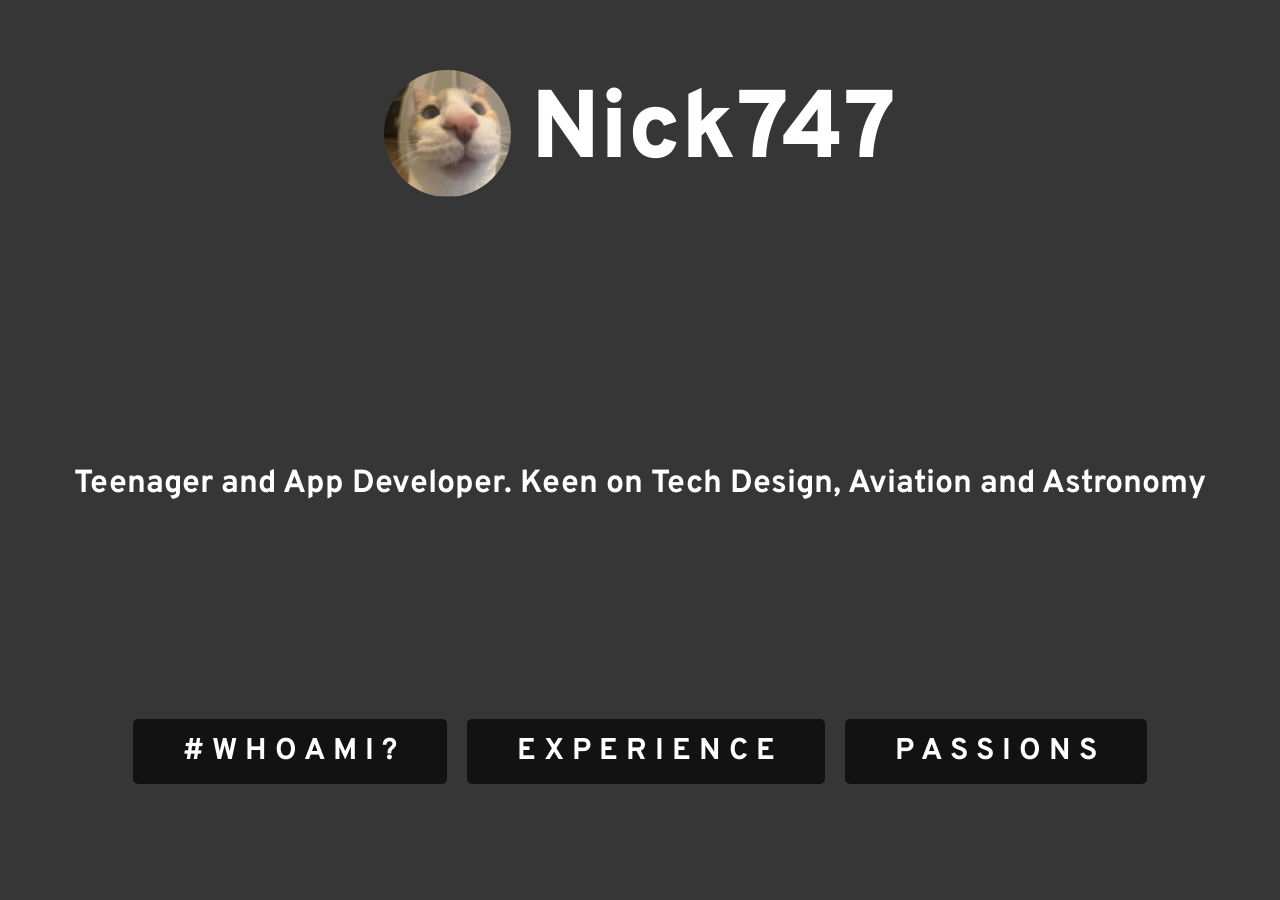
<file: index.html>
<!DOCTYPE html>
<html lang="en">
<head>
    <meta charset="UTF-8">
    <meta http-equiv="X-UA-Compatible" content="IE=edge">
    <meta name="viewport" content="width=device-width, initial-scale=1.0">
    <link rel="stylesheet" href="./css/style.css">
    <title>Nick747</title>
</head>
<body>
    <div class="container">
        <img src="./images/catPfp 1.png" alt="pfp">
        <h1 id="title">Nick747</h1>
    </div>

    <div class="container description-container">
        <h2 id="description">Teenager and App Developer. Keen on Tech Design, Aviation and Astronomy</h2>
    </div>

    <div class="container button-container">
        <a href="./pages/whoami.html"><button class="button-31" role="button"> # W H O A M I ? </button></a>
        <a href="./pages/exp.html"><button class="button-31" role="button"> E X P E R I E N C E </button></a>
        <a href="./pages/passions.html"><button class="button-31" role="button"> P A S S I O N S </button></a>
    </div>
</body>
</html>
</file>
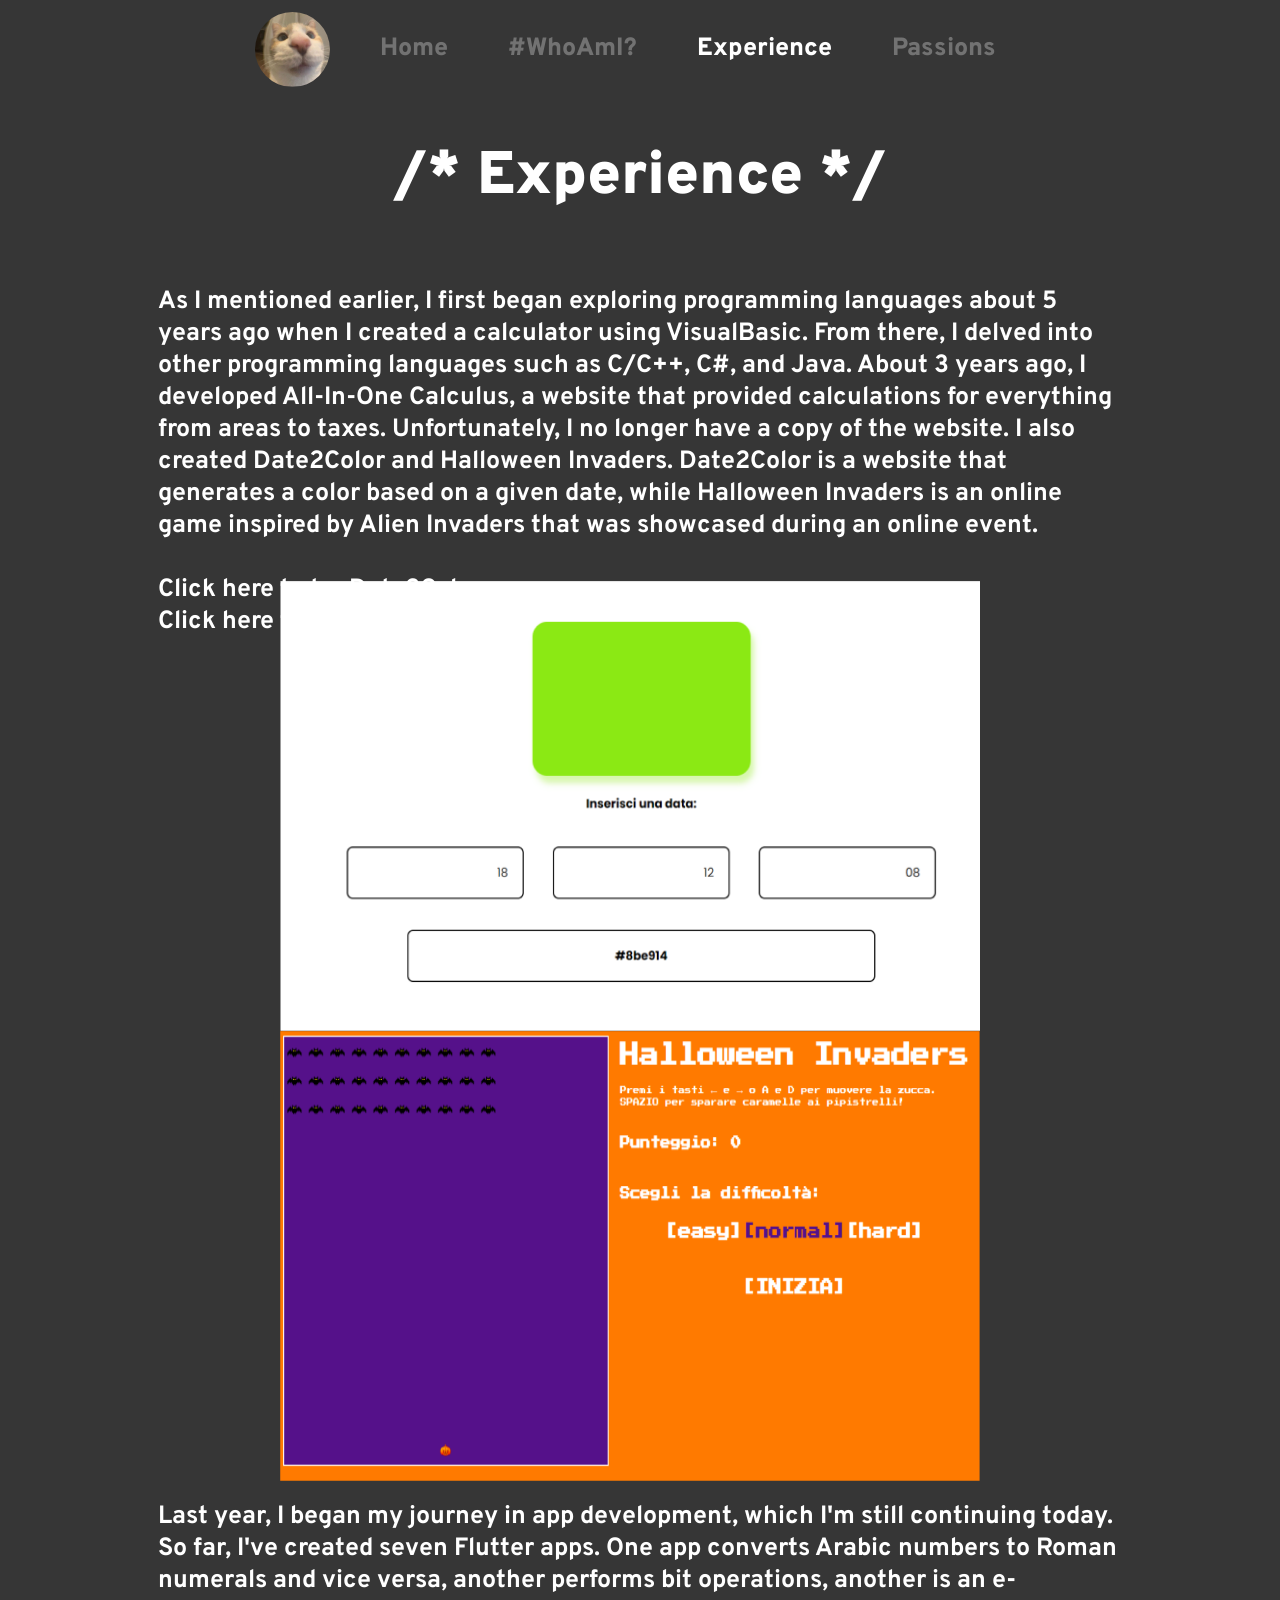
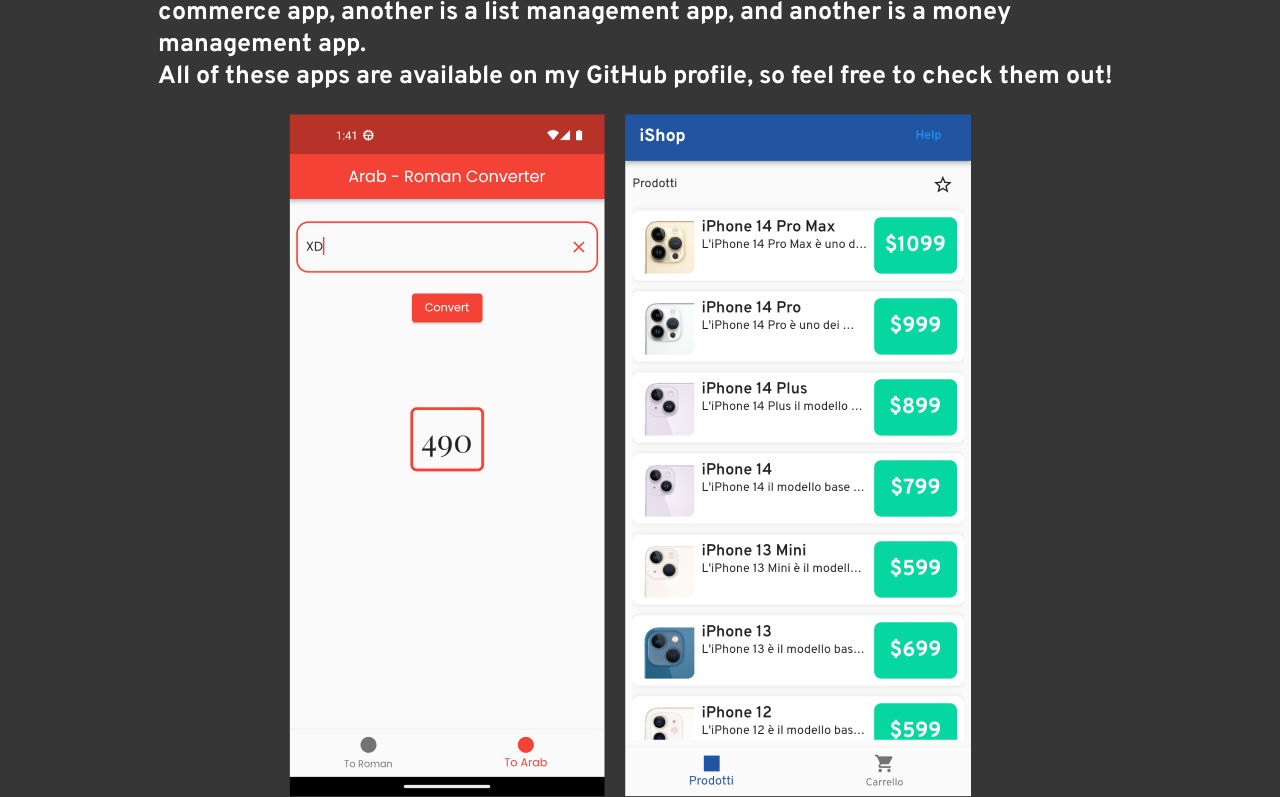
<file: pages/exp.html>
<!DOCTYPE html>
<html lang="en">
  <head>
    <meta charset="UTF-8" />
    <meta http-equiv="X-UA-Compatible" content="IE=edge" />
    <meta name="viewport" content="width=device-width, initial-scale=1.0" />
    <link rel="stylesheet" href="../css/exp.css" />
    <title>Nick747</title>
  </head>
  <body>
    <div class="container bar-container">
      <img id="img" src="../images/catPfp 1.png" alt="pfp" />
      <a class="link" href="../index.html"><h3 class="non-active">Home</h3></a>
      <a class="link" href="./whoami.html"
        ><h3 class="non-active">#WhoAmI?</h3></a
      >
      <a class="link" href="./exp.html"><h3 class="active">Experience</h3></a>
      <a class="link" href="./passions.html"
        ><h3 class="non-active">Passions</h3></a
      >
    </div>

    <div class="container title-container">
      <h2 id="title">/* Experience */</h2>
    </div>

    <div class="container description-container">
      <h2 id="description">
        As I mentioned earlier, I first began exploring programming languages
        about 5 years ago when I created a calculator using VisualBasic. From
        there, I delved into other programming languages such as C/C++, C#, and
        Java. About 3 years ago, I developed All-In-One Calculus, a website that
        provided calculations for everything from areas to taxes. Unfortunately,
        I no longer have a copy of the website. I also created Date2Color and
        Halloween Invaders. Date2Color is a website that generates a color based
        on a given date, while Halloween Invaders is an online game inspired by
        Alien Invaders that was showcased during an online event.
        <br>
        <br>
        <a target="_blank" class="project" href="https://nick747.github.io/date2color/">Click here</a> to try Date2Color. <br>
        <a target="_blank" class="project" href="https://nick747.github.io/halloweenInvaders/">Click here</a> to try Halloween Invaders.
      </h2>
    </div>

    <div class="container">
      <img id="img_a" src="../images/image 1.png" alt="image1" />
      <img id="img_a" src="../images/image 2.png" alt="image2" />
    </div>

    <div class="container description-container">
      <h2 id="description">
        Last year, I began my journey in app development, which I'm still
        continuing today. So far, I've created seven Flutter apps. One app
        converts Arabic numbers to Roman numerals and vice versa, another
        performs bit operations, another is an e-commerce app, another is a list
        management app, and another is a money management app. <br>All of these apps
        are available on my GitHub profile, so feel free to check them out!
      </h2>

      <img id="img_b" src="../images/image 3.png" alt="image3" />
      <img id="img_b" src="../images/image 4.png" alt="image4" />
    </div>
  </body>
</html>
</file>
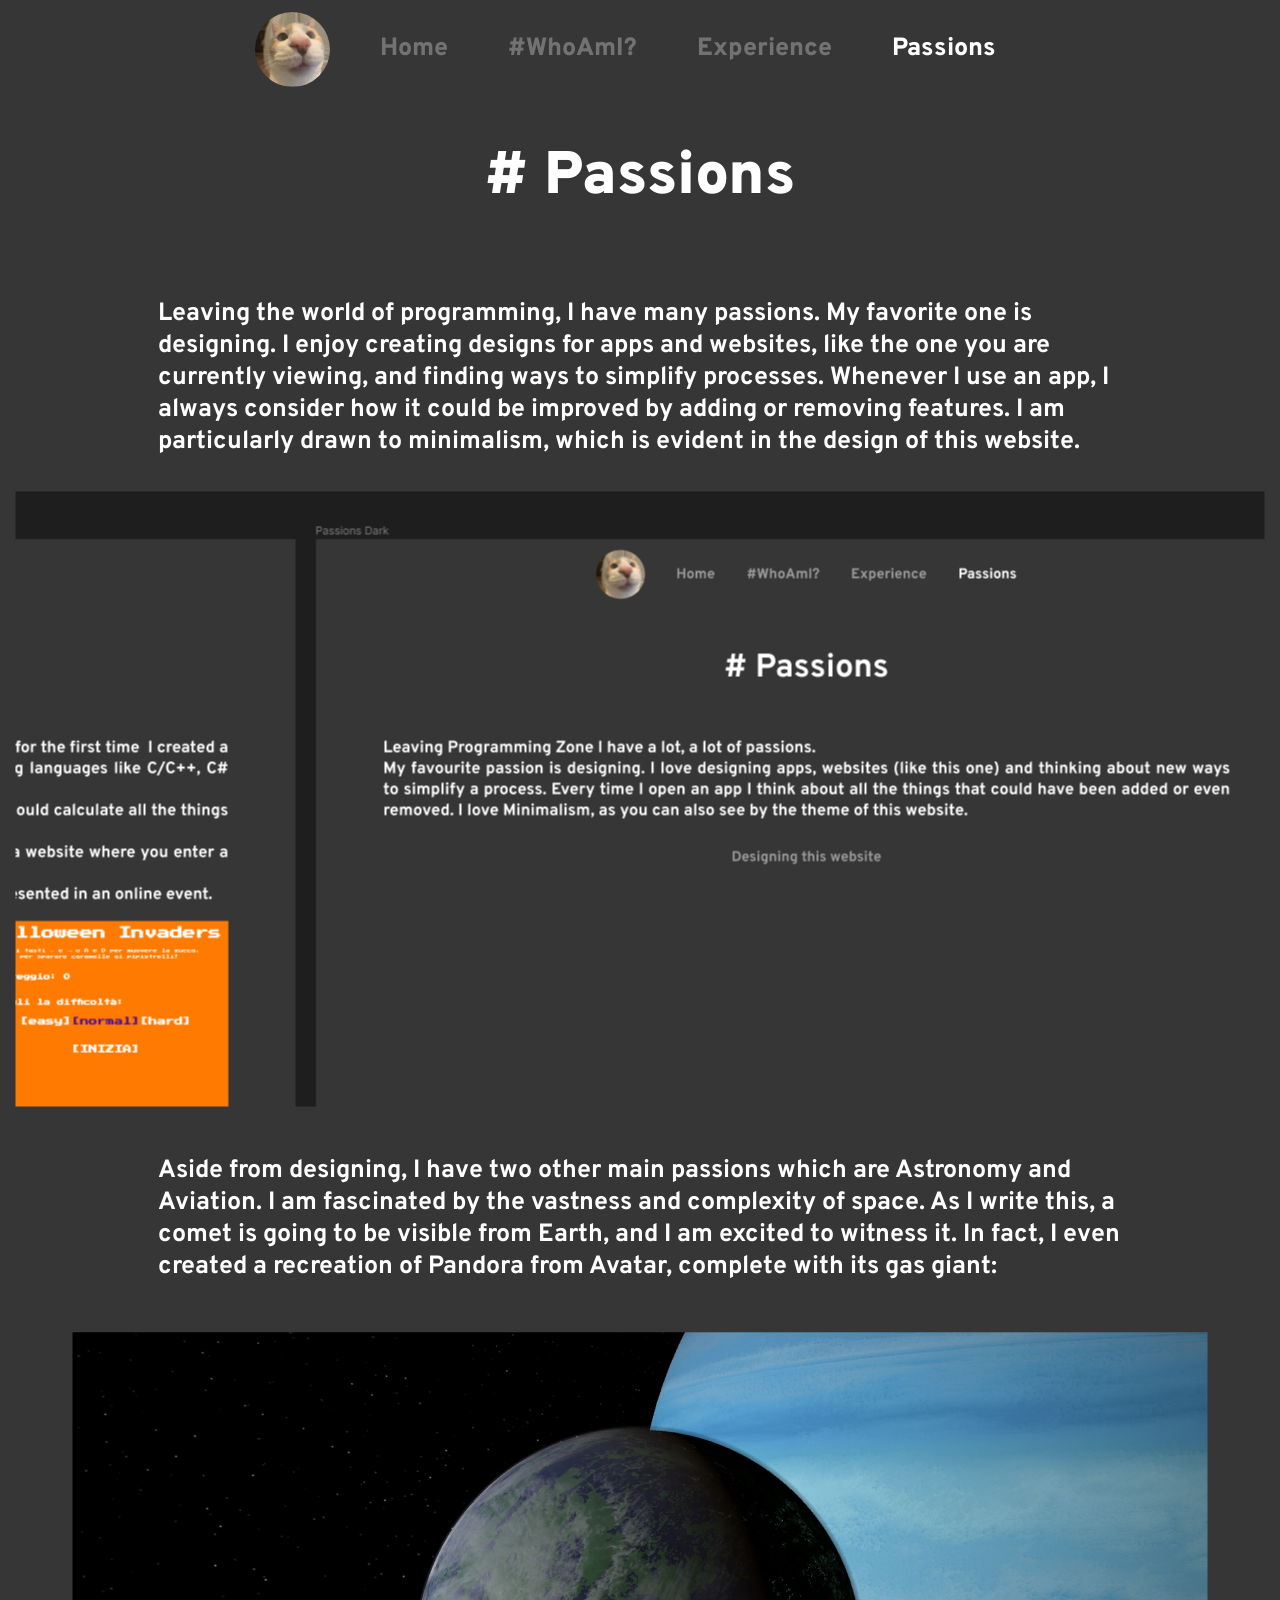
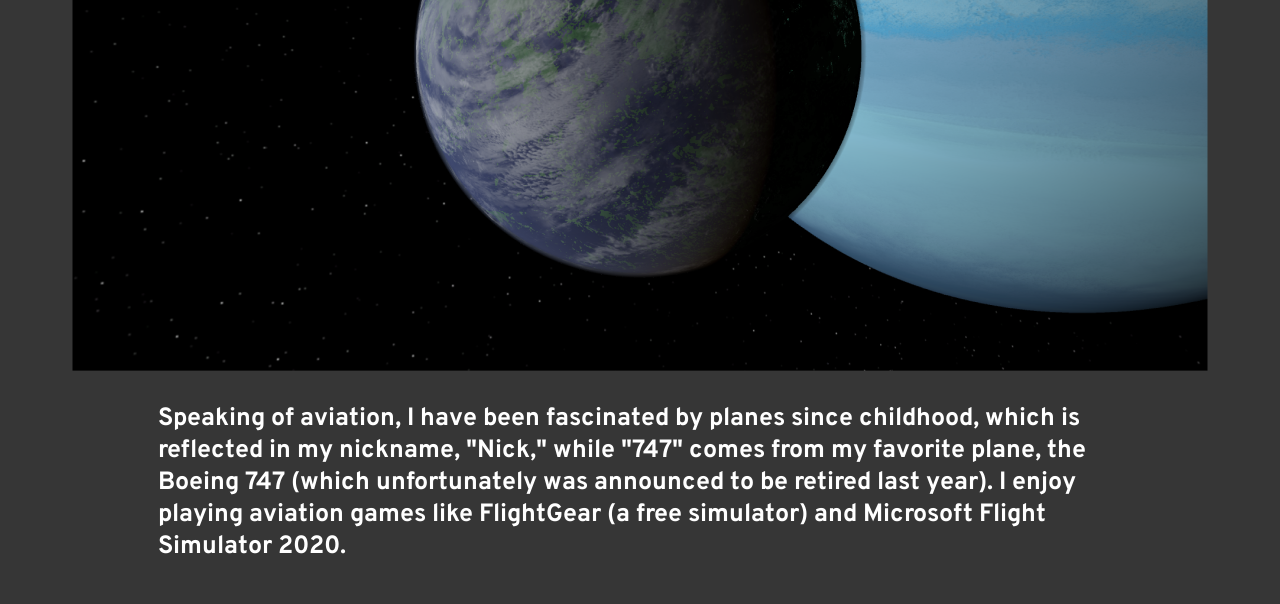
<file: pages/passions.html>
<!DOCTYPE html>
<html lang="en">
  <head>
    <meta charset="UTF-8" />
    <meta http-equiv="X-UA-Compatible" content="IE=edge" />
    <meta name="viewport" content="width=device-width, initial-scale=1.0" />
    <link rel="stylesheet" href="../css/passions.css" />
    <title>Nick747</title>
  </head>
  <body>
    <div class="container">
      <img id="img" src="../images/catPfp 1.png" alt="pfp" />
      <a class="link" href="../index.html"><h3 class="non-active">Home</h3></a>
      <a class="link" href="./whoami.html"><h3 class="non-active">#WhoAmI?</h3></a>
      <a class="link" href="./exp.html"><h3 class="non-active">Experience</h3></a>
      <a class="link" href="./passions.html"><h3 class="active">Passions</h3></a>
    </div>

    <div class="container title-container">
      <h2 id="title"># Passions</h2>
    </div>

    <div class="container description-container">
      <h2 id="description">
        Leaving the world of programming, I have many passions. My favorite one
        is designing. I enjoy creating designs for apps and websites, like the
        one you are currently viewing, and finding ways to simplify processes.
        Whenever I use an app, I always consider how it could be improved by
        adding or removing features. I am particularly drawn to minimalism,
        which is evident in the design of this website.
      </h2>
    </div>

    <div class="container">
      <img src="../images/image 5.png" alt="image1" />
    </div>

    <div class="container description-container">
      <h2 id="description">
        Aside from designing, I have two other main passions which are Astronomy
        and Aviation. I am fascinated by the vastness and complexity of space.
        As I write this, a comet is going to be visible from Earth, and I am
        excited to witness it. In fact, I even created a recreation of Pandora
        from Avatar, complete with its gas giant:
      </h2>
    </div>

    <div class="container">
      <img src="../images/image 6.png" alt="image1" />
    </div>

    <div class="container description-container">
      <h2 id="description">
        Speaking of aviation, I have been fascinated by planes since childhood,
        which is reflected in my nickname, "Nick," while "747" comes from my
        favorite plane, the Boeing 747 (which unfortunately was announced to be
        retired last year). I enjoy playing aviation games like FlightGear (a
        free simulator) and Microsoft Flight Simulator 2020.
      </h2>
    </div>
  </body>
</html>
</file>
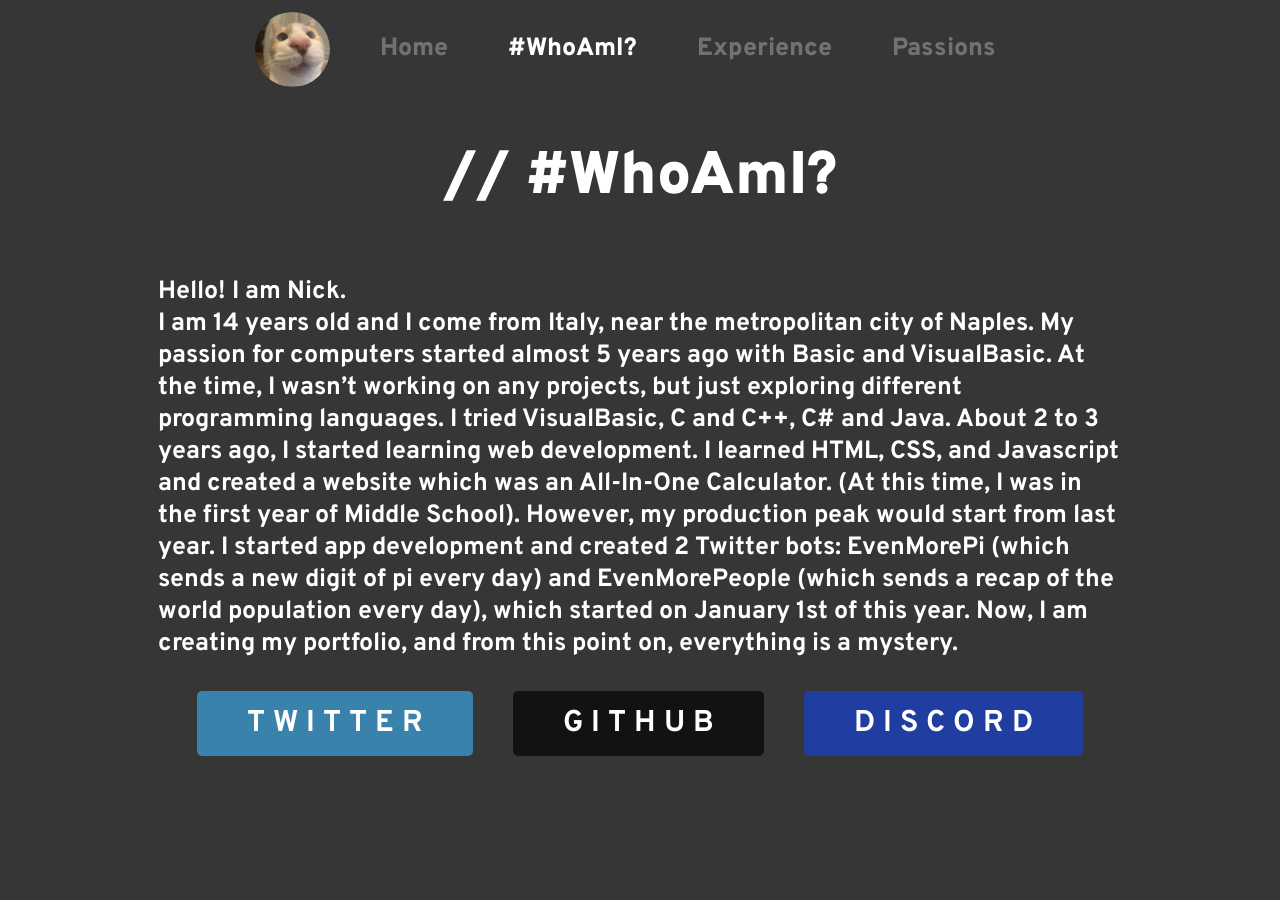
<file: pages/whoami.html>
<!DOCTYPE html>
<html lang="en">
  <head>
    <meta charset="UTF-8" />
    <meta http-equiv="X-UA-Compatible" content="IE=edge" />
    <meta name="viewport" content="width=device-width, initial-scale=1.0" />
    <link rel="stylesheet" href="../css/whoami.css" />
    <title>Nick747</title>
  </head>
  <body>
    <div class="container">
      <img id="img" src="../images/catPfp 1.png" alt="pfp" />
      <a class="link" href="../index.html"><h3 class="non-active">Home</h3></a>
      <a class="link" href="./whoami.html"><h3 class="active">#WhoAmI?</h3></a>
      <a class="link" href="./exp.html"
        ><h3 class="non-active">Experience</h3></a
      >
      <a class="link" href="./passions.html"
        ><h3 class="non-active">Passions</h3></a
      >
    </div>

    <div class="container title-container">
      <h2 id="title">// #WhoAmI?</h2>
    </div>

    <div class="container description-container">
      <h2 id="description">
        Hello! I am Nick. <br>I am 14 years old and I come from Italy, near the
        metropolitan city of Naples. My passion for computers started almost 5
        years ago with Basic and VisualBasic. At the time, I wasn’t working on
        any projects, but just exploring different programming languages. I
        tried VisualBasic, C and C++, C# and Java. About 2 to 3 years ago, I
        started learning web development. I learned HTML, CSS, and Javascript
        and created a website which was an All-In-One Calculator. (At this time,
        I was in the first year of Middle School). However, my production peak
        would start from last year. I started app development and created 2
        Twitter bots: EvenMorePi (which sends a new digit of pi every day) and
        EvenMorePeople (which sends a recap of the world population every day),
        which started on January 1st of this year. Now, I am creating my
        portfolio, and from this point on, everything is a mystery.
      </h2>
      <br />
      <br />
    </div>

    <div class="container button-container">
      <button class="button-31" id="twitter" role="button">
        T W I T T E R
      </button>
      <button class="button-31" id="github" role="button">G I T H U B</button>
      <button class="button-31" id="discord" role="button">
        D I S C O R D
      </button>
    </div>

    <div id="notification"></div>

    <script src="../js/main.js"></script>
  </body>
</html>
</file>
<file: css/style.css>
@import url('https://fonts.googleapis.com/css2?family=Overpass:wght@300;400;500;600;700;800;900&display=swap');

* {
    font-family: 'Overpass';
}

html {
    background-color: #363636;
}

.container {
    display: flex;
    align-items: center;
    justify-content: center;
}

.description-container {
    align-items: center;
     height: 50vh; /* Optional, sets the height of the container to 100% of viewport height */
}

img {
    margin-right: 20px;
    border-radius: 50%;
}


#title {
    color: white;
    font-weight: 800;
    font-size: 96px;
    text-align: center;
}

#description {
    color: white;
    font-size: 32px;
    text-align: center;
}

.container.button-container {
    display: flex;
    justify-content: center; /* centers horizontally */
    align-items: center;
  }
  
.button-31 {
    background-color: #121212;
    border-radius: 5px;
    border-style: none;
    box-sizing: border-box;
    color: #fff;
    cursor: pointer;
    display: inline-block;
    font-family: "Overpass";
    font-size: 30px;
    font-weight: 700;
    line-height: 1.5;
    margin: 10px; /* added margin */
    max-width: none;
    min-height: 44px;
    min-width: 50px;
    outline: none;
    overflow: hidden;
    padding: 10px 50px 10px;
    position: relative;
    text-align: center;
    text-transform: none;
    user-select: none;
    -webkit-user-select: none;
    touch-action: manipulation;
}

/* add margin only to the first two buttons */
.button-31 + .button-31 {
    margin-left: 20px;
}

/* add margin only to the last two buttons */
.button-31 ~ .button-31 {
    margin-right: 20px;
}

.button-31:hover,
.button-31:focus {
    opacity: .75;
}
</file>
<file: css/exp.css>
@import url('https://fonts.googleapis.com/css2?family=Overpass:wght@300;400;500;600;700;800;900&display=swap');

* {
    font-family: 'Overpass';
}

html {
    background-color: #363636;
}

.container {
    display: flex;
    flex-wrap: wrap;
    align-items: center;
    justify-content: center;
}

.description-container {
    align-items: center;
    height: 35vh; /* Optional, sets the height of the container to 100% of viewport height */
}   

.link {
    text-decoration: none;
}


.non-active {
    color: rgba(255, 255, 255, 0.3);
    font-weight: 800;
    font-size: 25px;
    text-align: center;
    margin-right: 30px;
    margin-left: 30px;
    transition: color 0.3s ease-in-out;
}

.non-active:hover {
    color: rgba(255, 255, 255, 0.7);
}

.active {
    color: white;
    font-weight: 800;
    font-size: 25px;
    text-align: center;
    margin-right: 30px;
    margin-left: 30px;
}

#description {
    color: white;
    font-size: 25px;
    /* text-align: center; */
    margin-right: 150px;
    margin-left: 150px;
}
  
#img {
    width: 75px;
    height: 75px;
    margin-right: 20px;
    border-radius: 50%;
}

#img_a{
    width: 700px;
    height: 450px;
    margin-right: 20px;
}

#img_b{
    margin-right: 20px;
}

#title {
    font-size: 60px;
    color: white;
    font-weight: 900;
}

.project {
    text-decoration: underline;
    color: white;
    text-decoration-color: rgba(255, 255, 255, 0);
    transition: text-decoration-color 0.5s ease-in-out;
}

.project:hover {
    text-decoration-color: white;
}
  
/* SCROLLBAR */
::-webkit-scrollbar {
    width: 10px;
    background-color: #363636;
}

::-webkit-scrollbar-thumb {
    background-color: #121212;
    border-radius: 5px;
}

::-webkit-scrollbar-thumb:hover {
    background-color: #151515;
}
</file>
<file: css/passions.css>
@import url('https://fonts.googleapis.com/css2?family=Overpass:wght@300;400;500;600;700;800;900&display=swap');

* {
    font-family: 'Overpass';
}

html {
    background-color: #363636;
}

.container {
    display: flex;
    flex-wrap: wrap;
    align-items: center;
    justify-content: center;
}

.description-container {
    align-items: center;
    height: 25vh; /* Optional, sets the height of the container to 100% of viewport height */
}   

.link {
    text-decoration: none;
}


.non-active {
    color: rgba(255, 255, 255, 0.3);
    font-weight: 800;
    font-size: 25px;
    text-align: center;
    margin-right: 30px;
    margin-left: 30px;
    transition: color 0.3s ease-in-out;
}

.non-active:hover {
    color: rgba(255, 255, 255, 0.7);
}

.active {
    color: white;
    font-weight: 800;
    font-size: 25px;
    text-align: center;
    margin-right: 30px;
    margin-left: 30px;
}

#description {
    color: white;
    font-size: 25px;
    /* text-align: center; */
    margin-right: 150px;
    margin-left: 150px;
}
  
#img {
    width: 75px;
    height: 75px;
    margin-right: 20px;
    border-radius: 50%;
}

#img_a{
    width: 700px;
    height: 450px;
    margin-right: 20px;
}

#img_b{
    margin-right: 20px;
}

#title {
    font-size: 60px;
    color: white;
    font-weight: 900;
}

/* SCROLLBAR */
::-webkit-scrollbar {
    width: 10px;
    background-color: #363636;
}

::-webkit-scrollbar-thumb {
    background-color: #121212;
    border-radius: 5px;
}

::-webkit-scrollbar-thumb:hover {
    background-color: #151515;
}
</file>
<file: css/whoami.css>
@import url('https://fonts.googleapis.com/css2?family=Overpass:wght@300;400;500;600;700;800;900&display=swap');

* {
    font-family: 'Overpass';
}

html {
    background-color: #363636;
}

.container {
    display: flex;
    align-items: center;
    justify-content: center;
}

.description-container {
    align-items: center;
    height: 45vh; /* Optional, sets the height of the container to 100% of viewport height */
}

img {
    margin-right: 20px;
    border-radius: 50%;
}

.link {
    text-decoration: none;
}


.non-active {
    color: rgba(255, 255, 255, 0.3);
    font-weight: 800;
    font-size: 25px;
    text-align: center;
    margin-right: 30px;
    margin-left: 30px;
    transition: color 0.3s ease-in-out;
}

.non-active:hover {
    color: rgba(255, 255, 255, 0.7);
}

.active {
    color: white;
    font-weight: 800;
    font-size: 25px;
    text-align: center;
    margin-right: 30px;
    margin-left: 30px;
}

#description {
    color: white;
    font-size: 25px;
    /* text-align: center; */
    margin-right: 150px;
    margin-left: 150px;
}

.container.button-container {
    display: flex;
    justify-content: center; /* centers horizontally */
    align-items: center;
  }
  
.button-31 {
    /* background-color: #121212; */
    border-radius: 5px;
    border-style: none;
    box-sizing: border-box;
    color: #fff;
    cursor: pointer;
    display: inline-block;
    font-family: "Overpass";
    font-size: 30px;
    font-weight: 700;
    line-height: 1.5;
    margin: 20px; /* added margin */
    max-width: none;
    min-height: 44px;
    min-width: 50px;
    outline: none;
    overflow: hidden;
    padding: 10px 50px 10px;
    position: relative;
    text-align: center;
    text-transform: none;
    user-select: none;
    -webkit-user-select: none;
    touch-action: manipulation;
}

/* add margin only to the first two buttons */
.button-31 + .button-31 {
    margin-left: 20px;
}

/* add margin only to the last two buttons */
.button-31 ~ .button-31 {
    margin-right: 20px;
}

.button-31:hover,
.button-31:focus {
    opacity: .75;
}
  
#img {
    width: 75px;
    height: 75px;
}

#title {
    font-size: 60px;
    color: white;
    font-weight: 900;
}

#twitter {
    background-color: #3882AB;
}

#github {
    background-color: #121212;
}

#discord {
    background-color: #203DA1;
}

#notification {
    position: fixed;
    bottom: 10px;
    left: 50%;
    transform: translateX(-50%);
    padding: 20px 30px;
    background-color: #121212;
    color: #fff;
    border-radius: 5px;
    opacity: 0;
    transition: opacity 0.3s ease;
}
  
#notification.show {
    opacity: 1;
}
</file>
